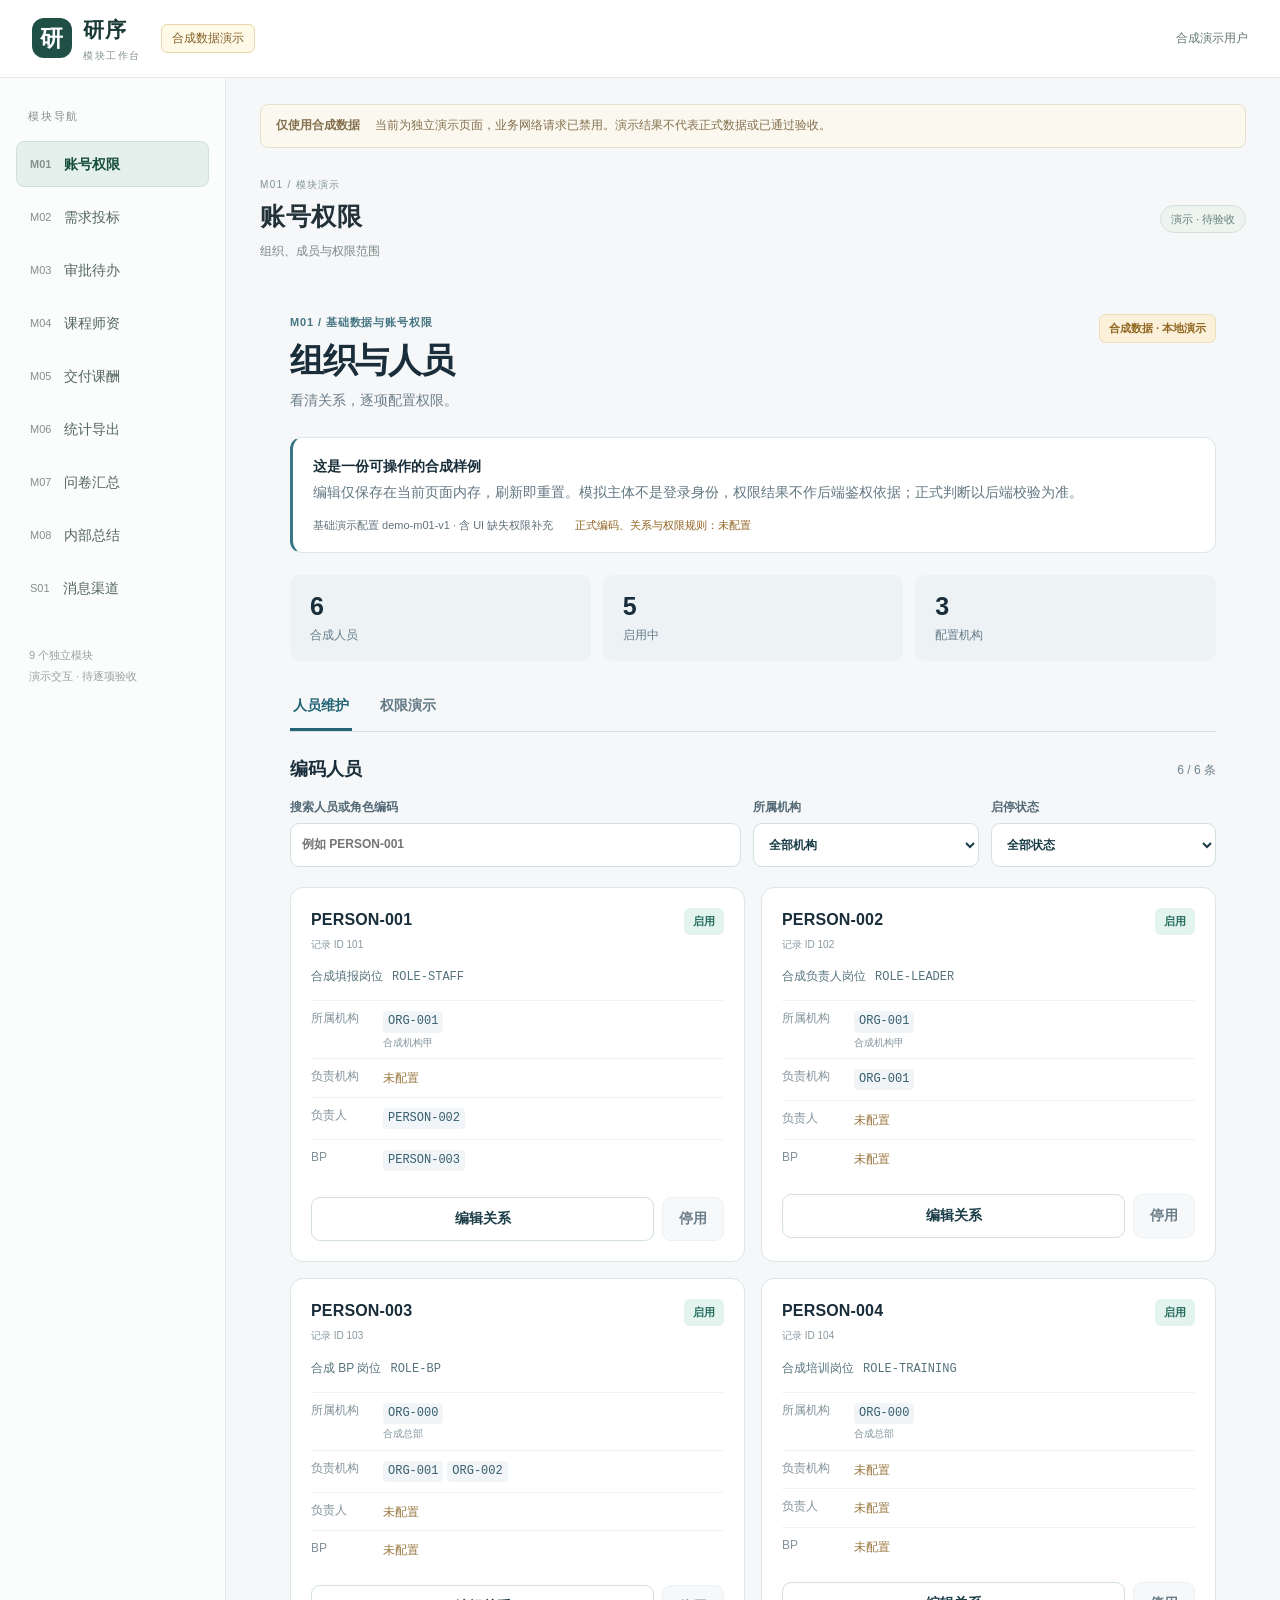
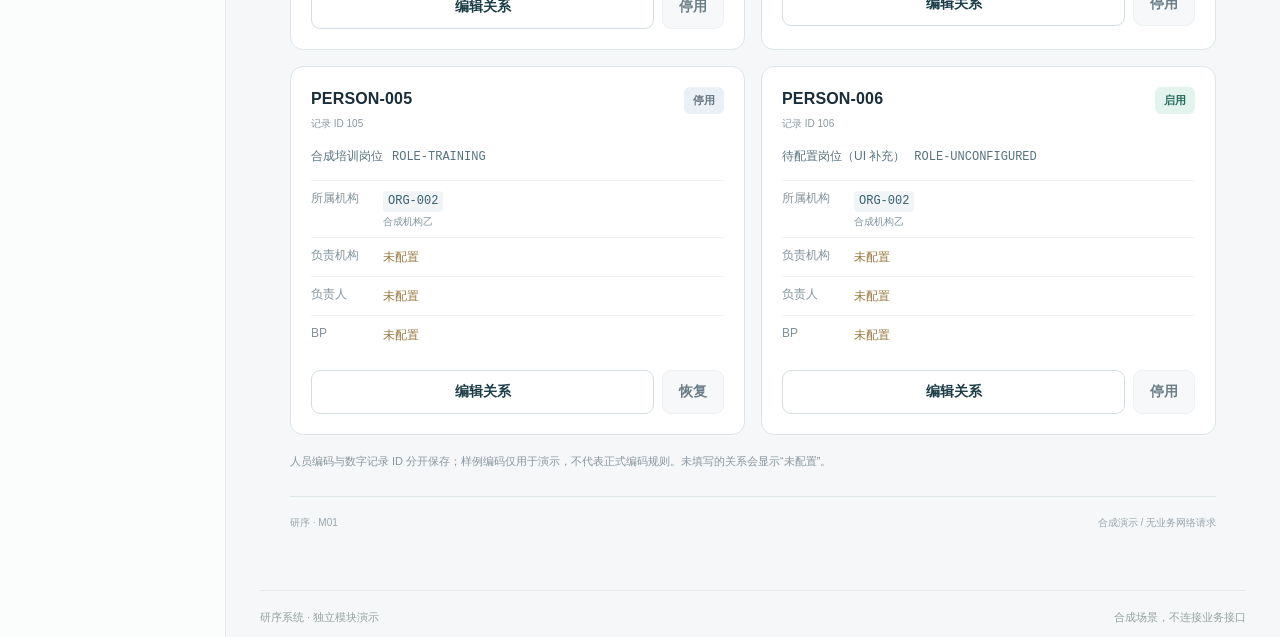
<file: web/modules/index.html>
<!doctype html>
<html lang="zh-CN">
<head>
  <meta charset="utf-8">
  <meta name="viewport" content="width=device-width, initial-scale=1">
  <meta http-equiv="Content-Security-Policy" content="default-src 'self'; script-src 'self'; style-src 'self' 'unsafe-inline'; connect-src 'none'; img-src 'self' data: blob:; font-src 'self' data:; object-src 'none'; base-uri 'none'; form-action 'none'; frame-src 'none'; worker-src 'none'; media-src 'none'">
  <meta name="referrer" content="no-referrer">
  <title>研序 · 模块演示</title>
  <link rel="stylesheet" href="./host.css">
  <script type="module" src="./host.js"></script>
</head>
<body class="yx-demo-host">
  <a id="module-skip" class="yx-host-skip" href="#module-heading">跳到模块内容</a>
  <header class="yx-host-topbar">
    <a class="yx-host-brand" href="#M01" aria-label="研序模块演示首页"><span class="yx-host-brand-mark" aria-hidden="true">研</span><span>研序<span class="yx-host-brand-subtitle">模块工作台</span></span></a>
    <span class="yx-host-demo-badge">合成数据演示</span>
    <span class="yx-host-person">合成演示用户</span>
  </header>
  <div class="yx-host-layout">
    <aside class="yx-host-sidebar">
      <div class="yx-host-nav-heading"><span>模块导航</span><button id="module-menu-toggle" type="button" aria-controls="module-nav" aria-expanded="false">展开导航</button></div>
      <nav id="module-nav" class="yx-host-nav" aria-label="业务模块"></nav>
      <p class="yx-host-sidebar-note">9 个独立模块<br>演示交互 · 待逐项验收</p>
    </aside>
    <main id="module-main" class="yx-host-main">
      <div class="yx-host-safety" role="note"><strong>仅使用合成数据</strong><span>当前为独立演示页面，业务网络请求已禁用。演示结果不代表正式数据或已通过验收。</span></div>
      <div class="yx-host-module-header"><div><p id="module-code" class="yx-host-eyebrow">模块演示</p><h1 id="module-heading" tabindex="-1">正在准备演示</h1><p id="module-description" class="yx-host-description"></p></div><span id="module-status" class="yx-host-status" role="status">准备中</span></div>
      <div id="module-outlet" class="yx-host-outlet" aria-busy="true"></div>
      <noscript><p>请启用 JavaScript 查看模块演示。</p></noscript>
      <footer class="yx-host-footer">研序系统 · 独立模块演示<span>合成场景，不连接业务接口</span></footer>
    </main>
  </div>
  <div id="module-notification" class="yx-host-toast" role="status" aria-live="polite" hidden></div>
</body>
</html>
</file>
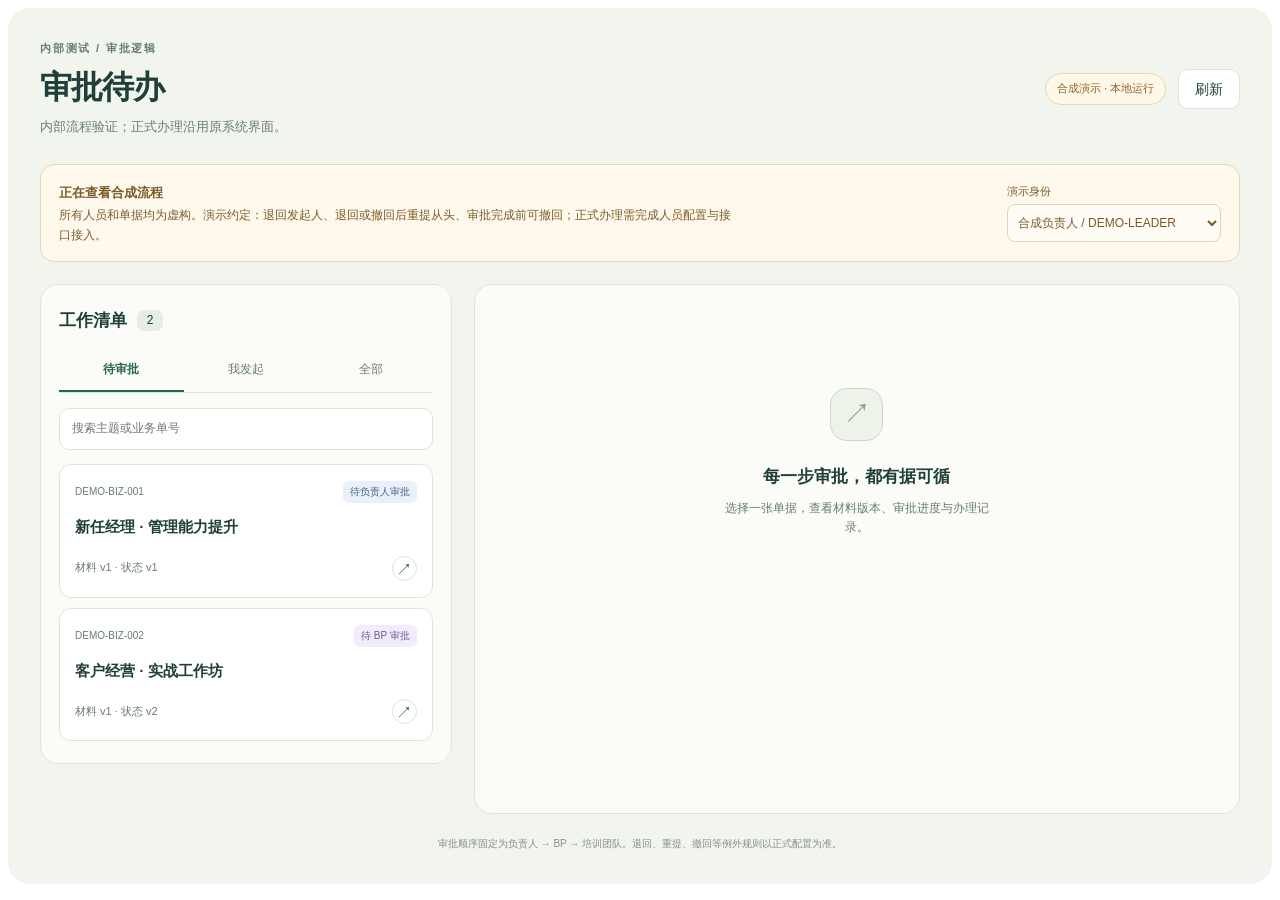
<file: web/modules/approvals/demo.html>
<!doctype html>
<html lang="zh-CN">
<head>
  <meta charset="utf-8">
  <meta name="viewport" content="width=device-width, initial-scale=1">
  <meta name="color-scheme" content="light">
  <title>研序 · 审批内部逻辑测试（非正式界面）</title>
</head>
<body>
  <main id="approvals"></main>
  <script type="module">
    import { mount } from './index.js';
    const controller = new AbortController();
    const cleanup = await mount(document.getElementById('approvals'), { mode: 'demo', signal: controller.signal });
    window.addEventListener('pagehide', cleanup, { once: true });
  </script>
</body>
</html>
</file>
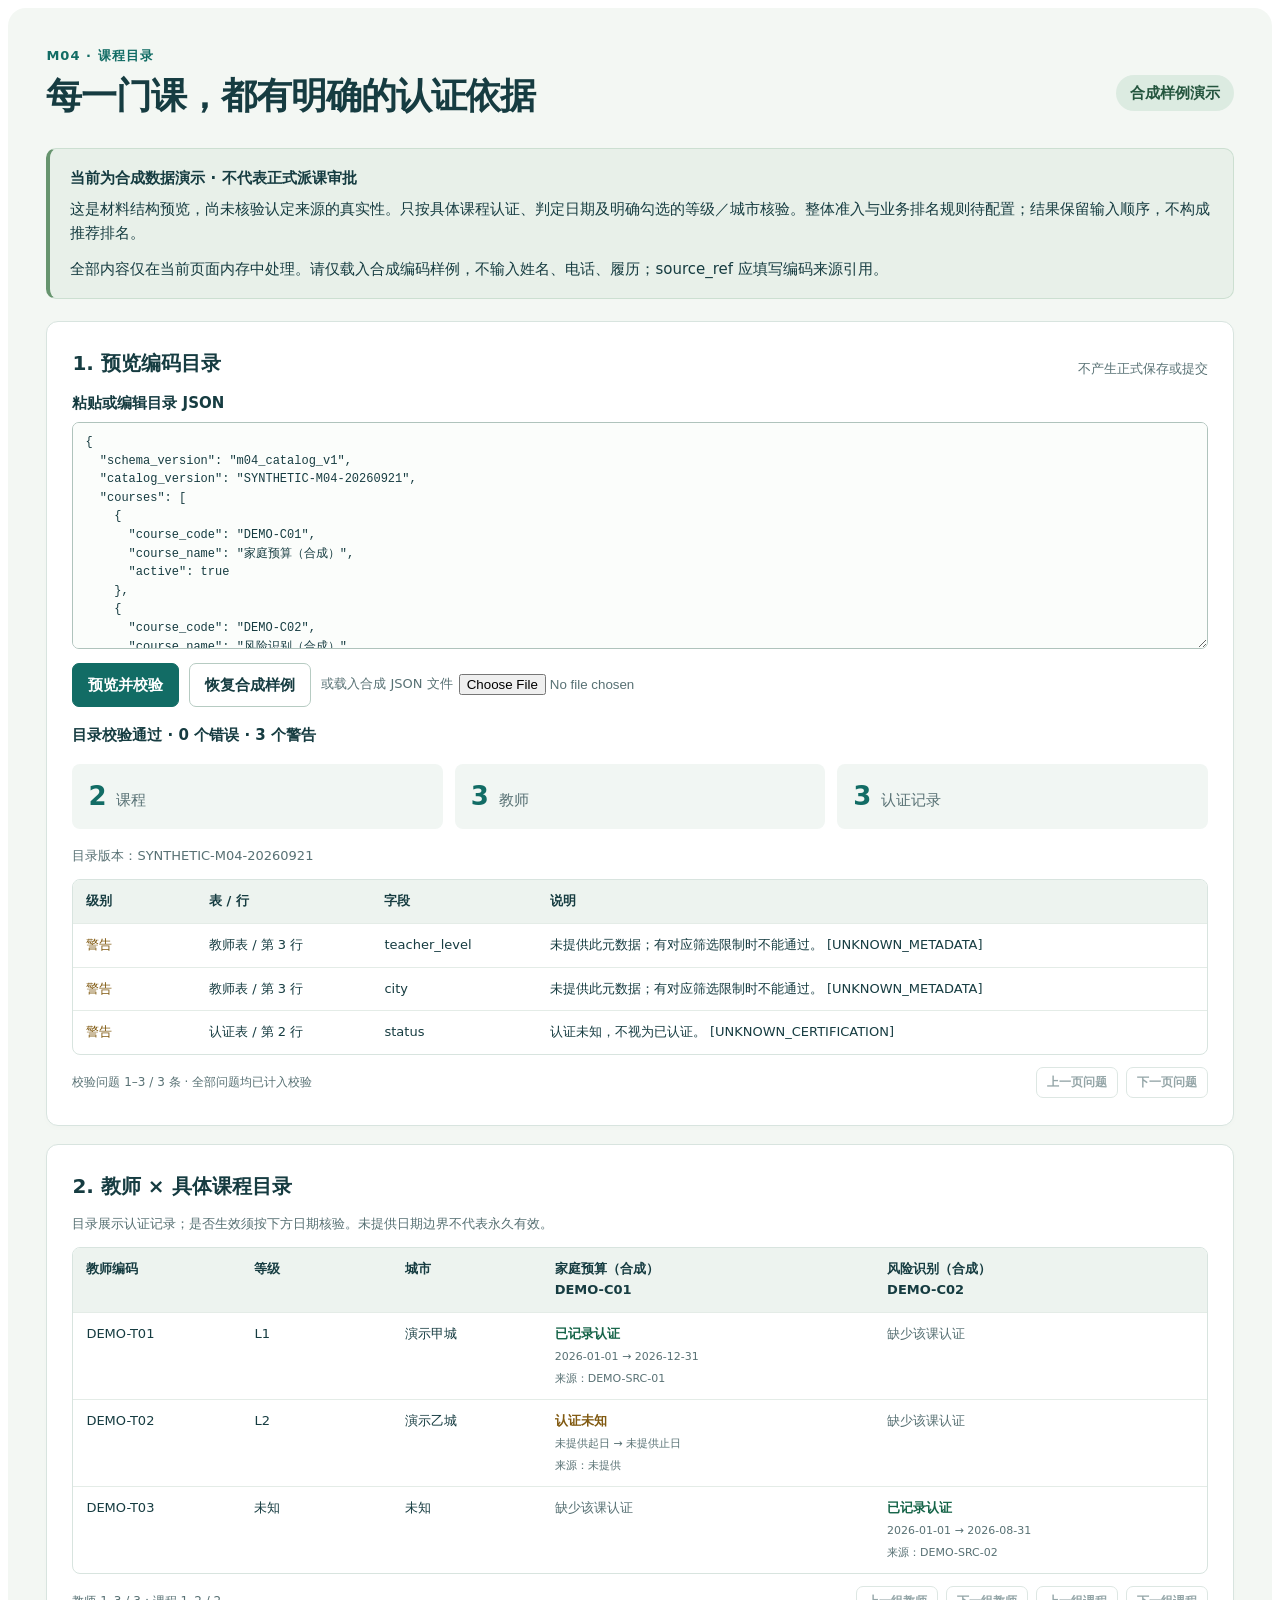
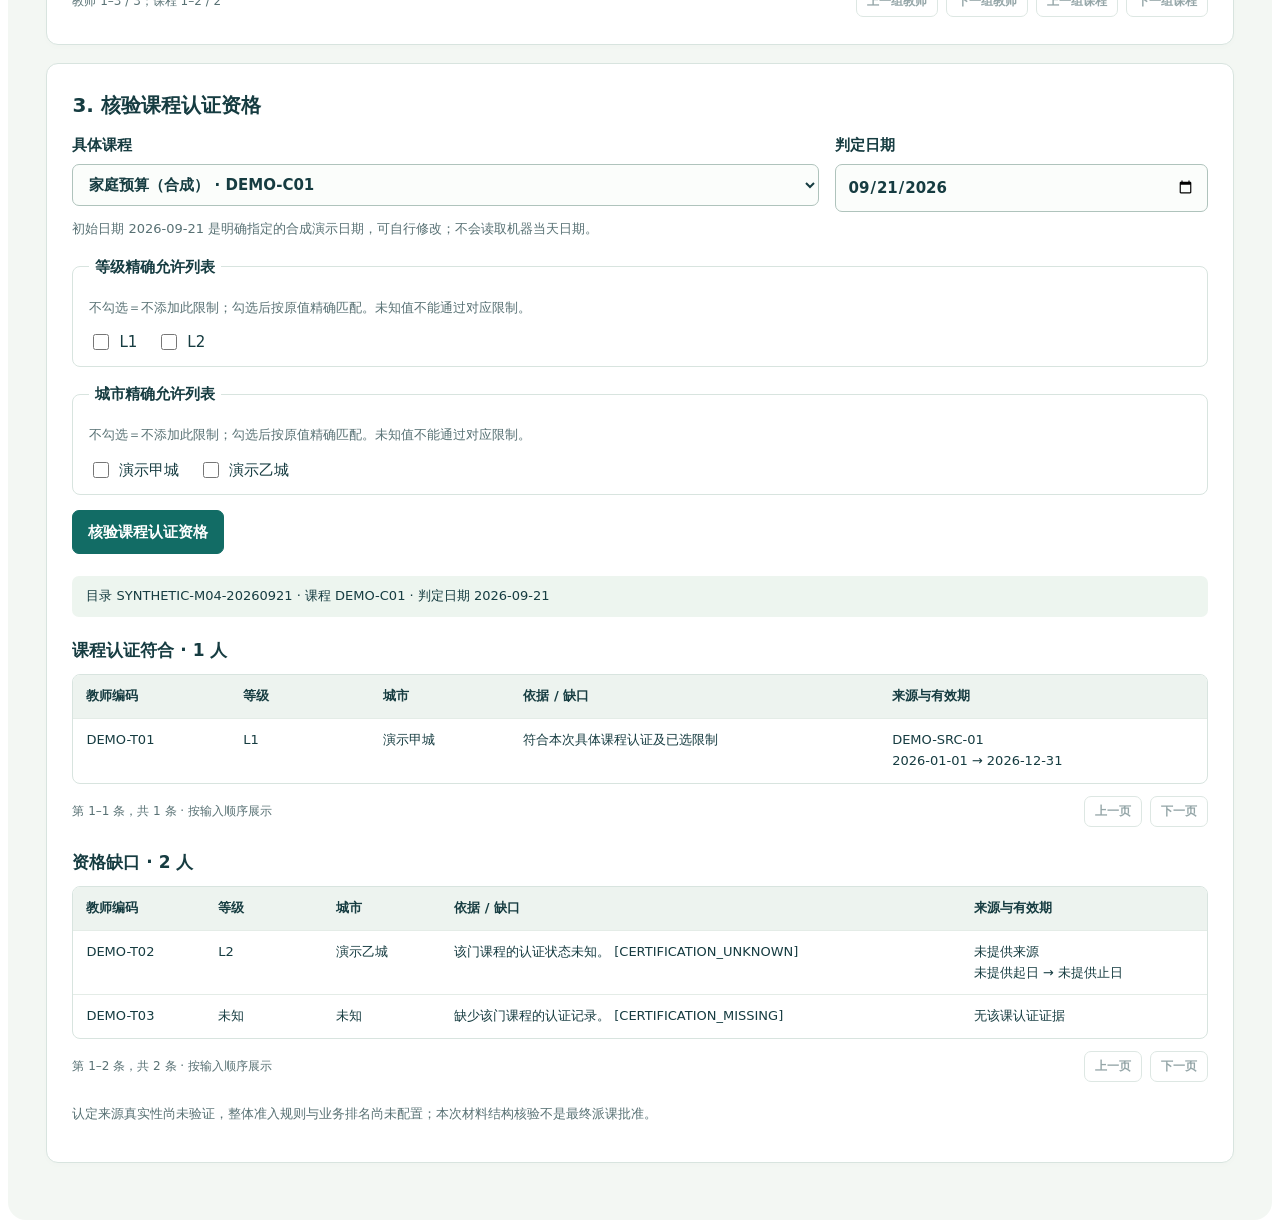
<file: web/modules/catalog/demo.html>
<!doctype html>
<html lang="zh-CN">
<head>
  <meta charset="utf-8">
  <meta name="viewport" content="width=device-width,initial-scale=1">
  <title>M04 课程目录与资格 · 合成演示</title>
</head>
<body>
  <main id="catalog-root"></main>
  <script type="module">
    import { mount } from './index.js';
    const lifecycle = new AbortController();
    const cleanup = await mount(document.getElementById('catalog-root'), {
      mode: 'demo', signal: lifecycle.signal,
      request() { throw new Error('合成演示不得调用请求接口'); }
    });
    window.addEventListener('pagehide', () => { lifecycle.abort(); cleanup?.(); }, { once: true });
  </script>
</body>
</html>
</file>
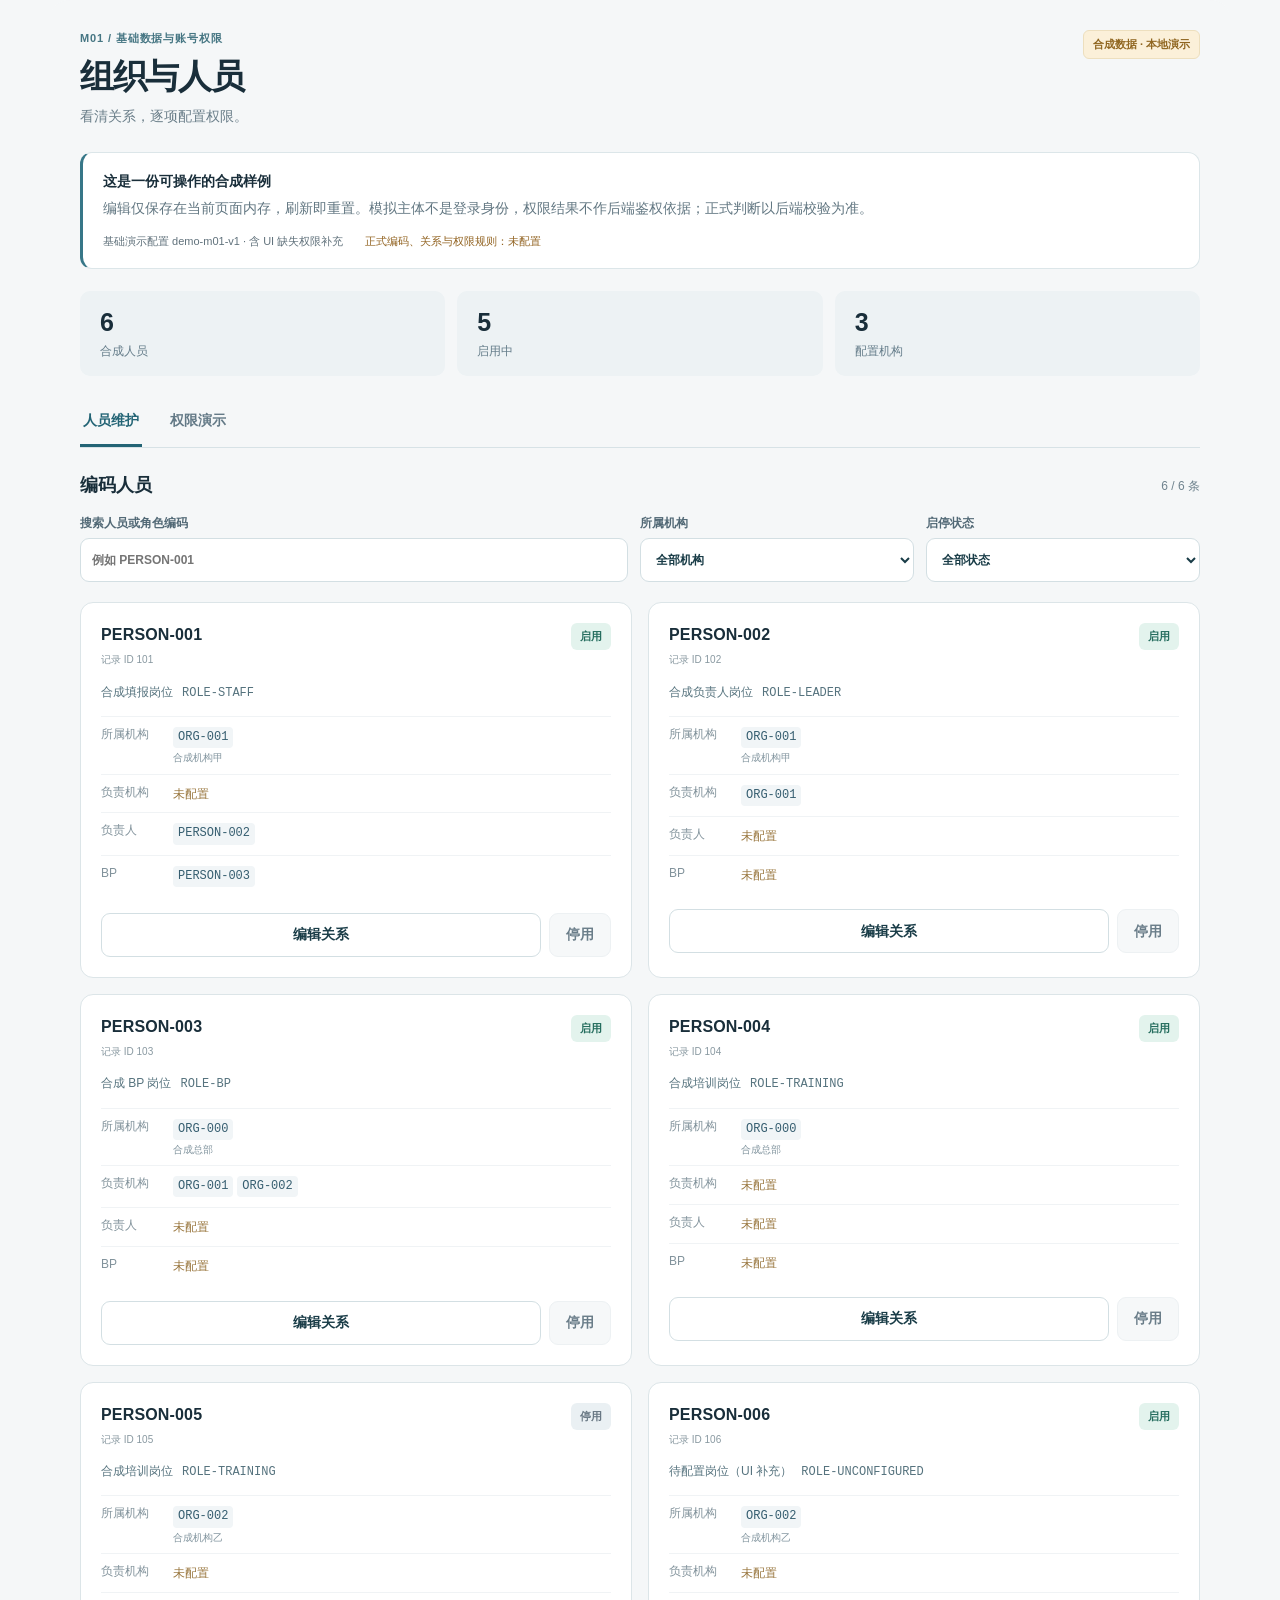
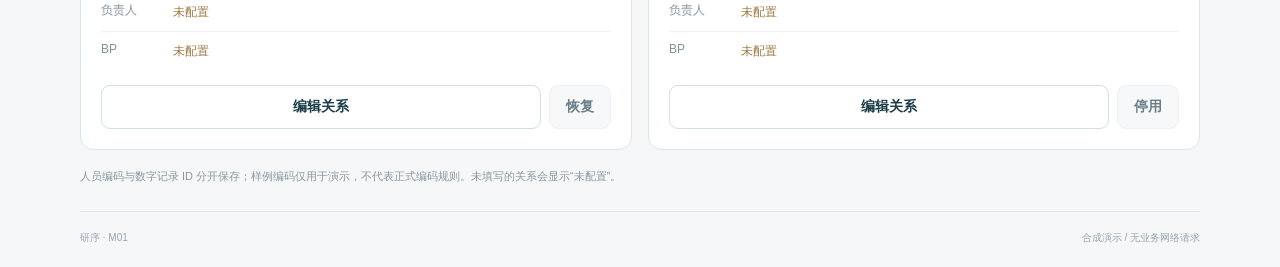
<file: web/modules/identity/demo.html>
<!doctype html>
<html lang="zh-CN">
  <head>
    <meta charset="utf-8">
    <meta name="viewport" content="width=device-width, initial-scale=1">
    <meta name="color-scheme" content="light">
    <title>M01 · 合成人员与权限演示</title>
    <link rel="stylesheet" href="./styles.css">
  </head>
  <body style="margin: 0; background: #f5f7f8;">
    <main id="identity-demo"></main>
    <script type="module">
      import { mount } from './index.js';
      const controller = new AbortController();
      const cleanup = await mount(document.getElementById('identity-demo'), {
        mode: new URLSearchParams(location.search).get('mode') === 'live' ? 'live' : 'demo',
        signal: controller.signal,
        request() { throw new Error('合成演示不允许业务网络请求。'); },
        user: null,
        notify() {},
        navigate() {},
      });
      window.addEventListener('pagehide', () => { controller.abort(); cleanup?.(); }, { once: true });
    </script>
  </body>
</html>
</file>
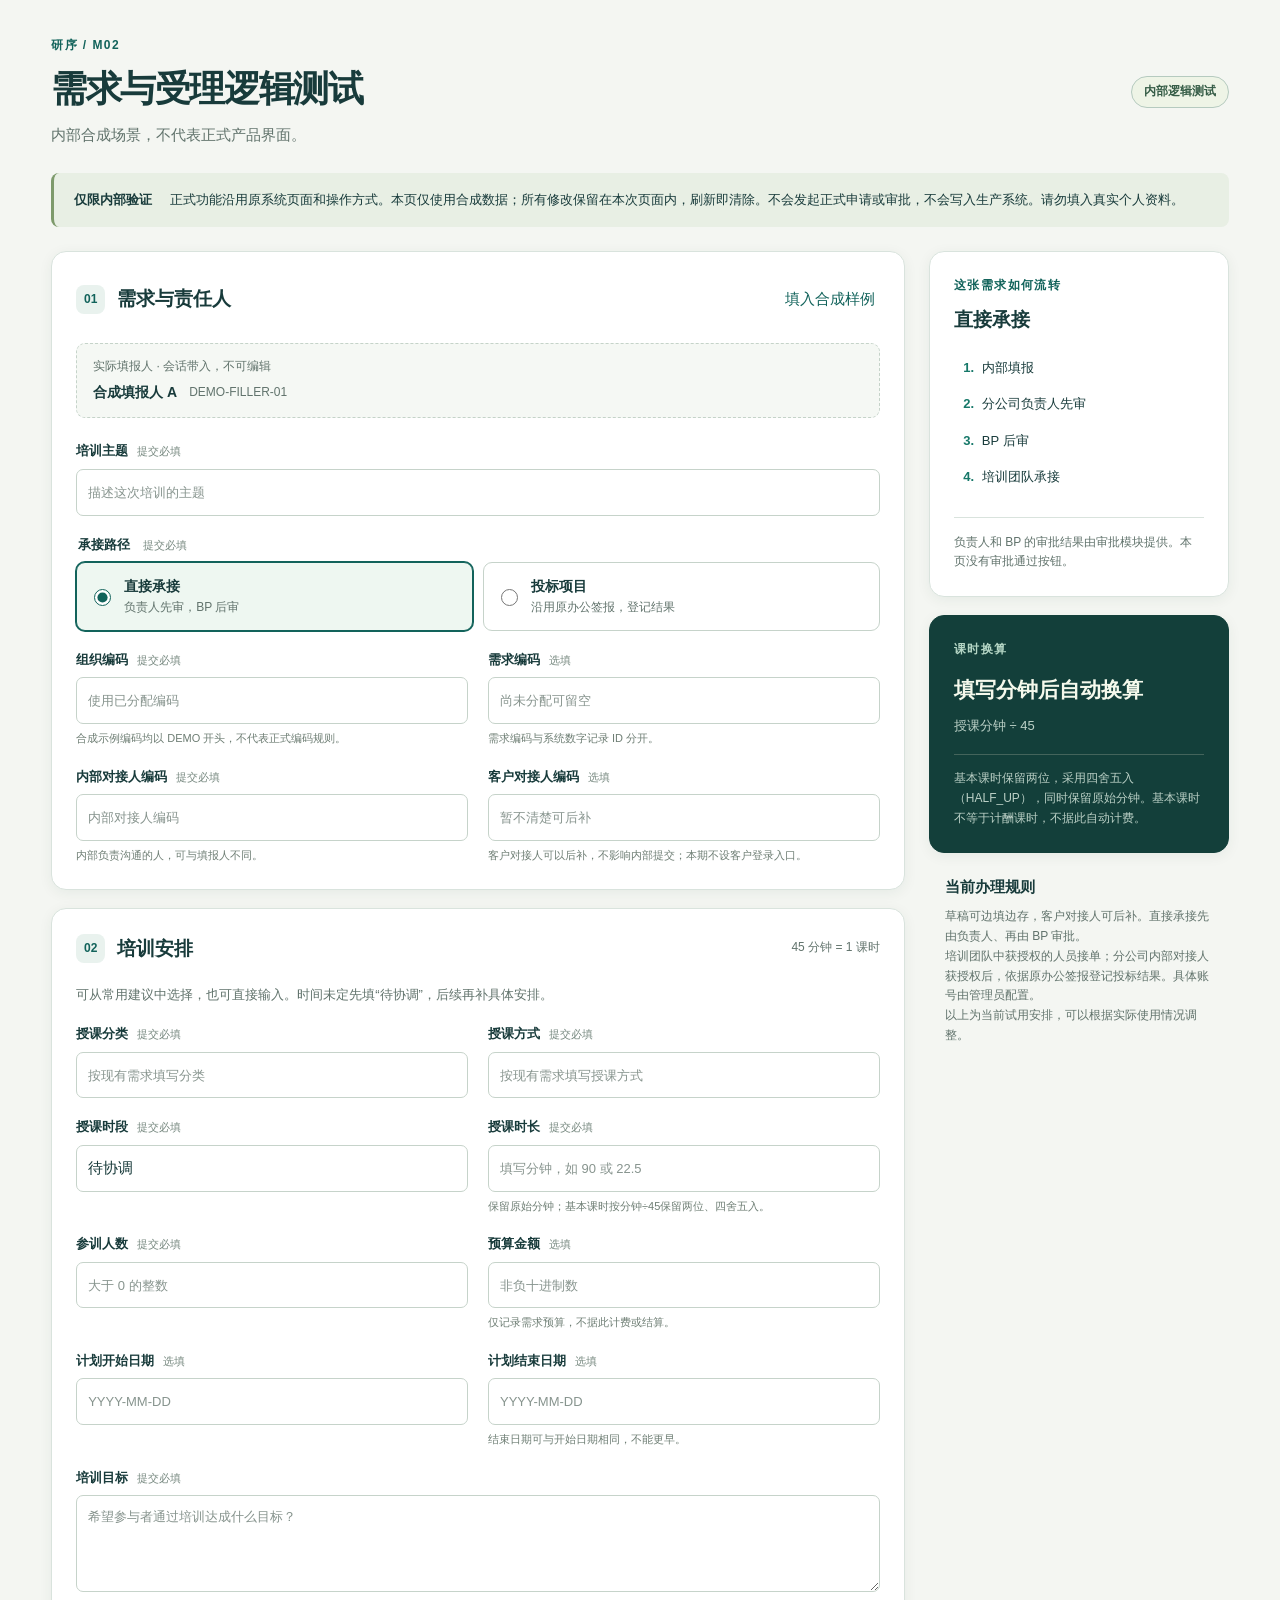
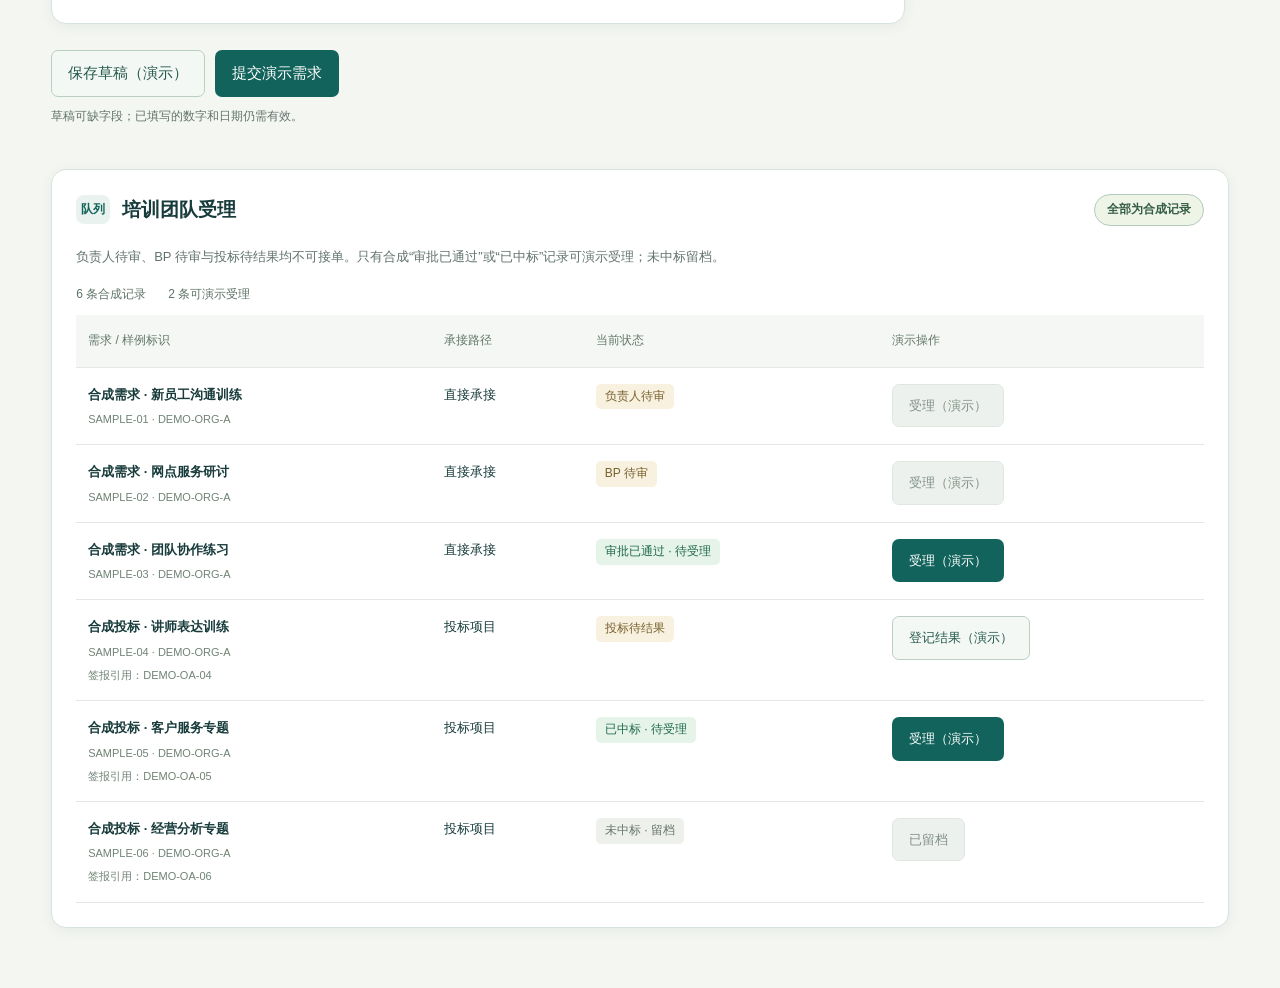
<file: web/modules/intake/demo.html>
<!doctype html>
<html lang="zh-CN">
<head>
  <meta charset="UTF-8">
  <meta name="viewport" content="width=device-width,initial-scale=1">
  <meta name="referrer" content="no-referrer">
  <title>内部逻辑测试 · 需求与受理（非正式界面）</title>
  <link rel="stylesheet" href="./intake.css">
</head>
<body style="margin:0">
  <main id="intake-root"></main>
  <script type="module">
    import { mount } from './index.js';
    const lifecycle = new AbortController();
    await mount(document.getElementById('intake-root'), {
      mode: 'demo', signal: lifecycle.signal,
      user: { user_code: 'DEMO-FILLER-01', display_name: '合成填报人 A', synthetic: true },
      request() { throw new Error('合成演示禁止业务请求'); },
      notify() {}, navigate() {},
    });
    window.addEventListener('pagehide', () => lifecycle.abort(), { once: true });
  </script>
</body>
</html>
</file>
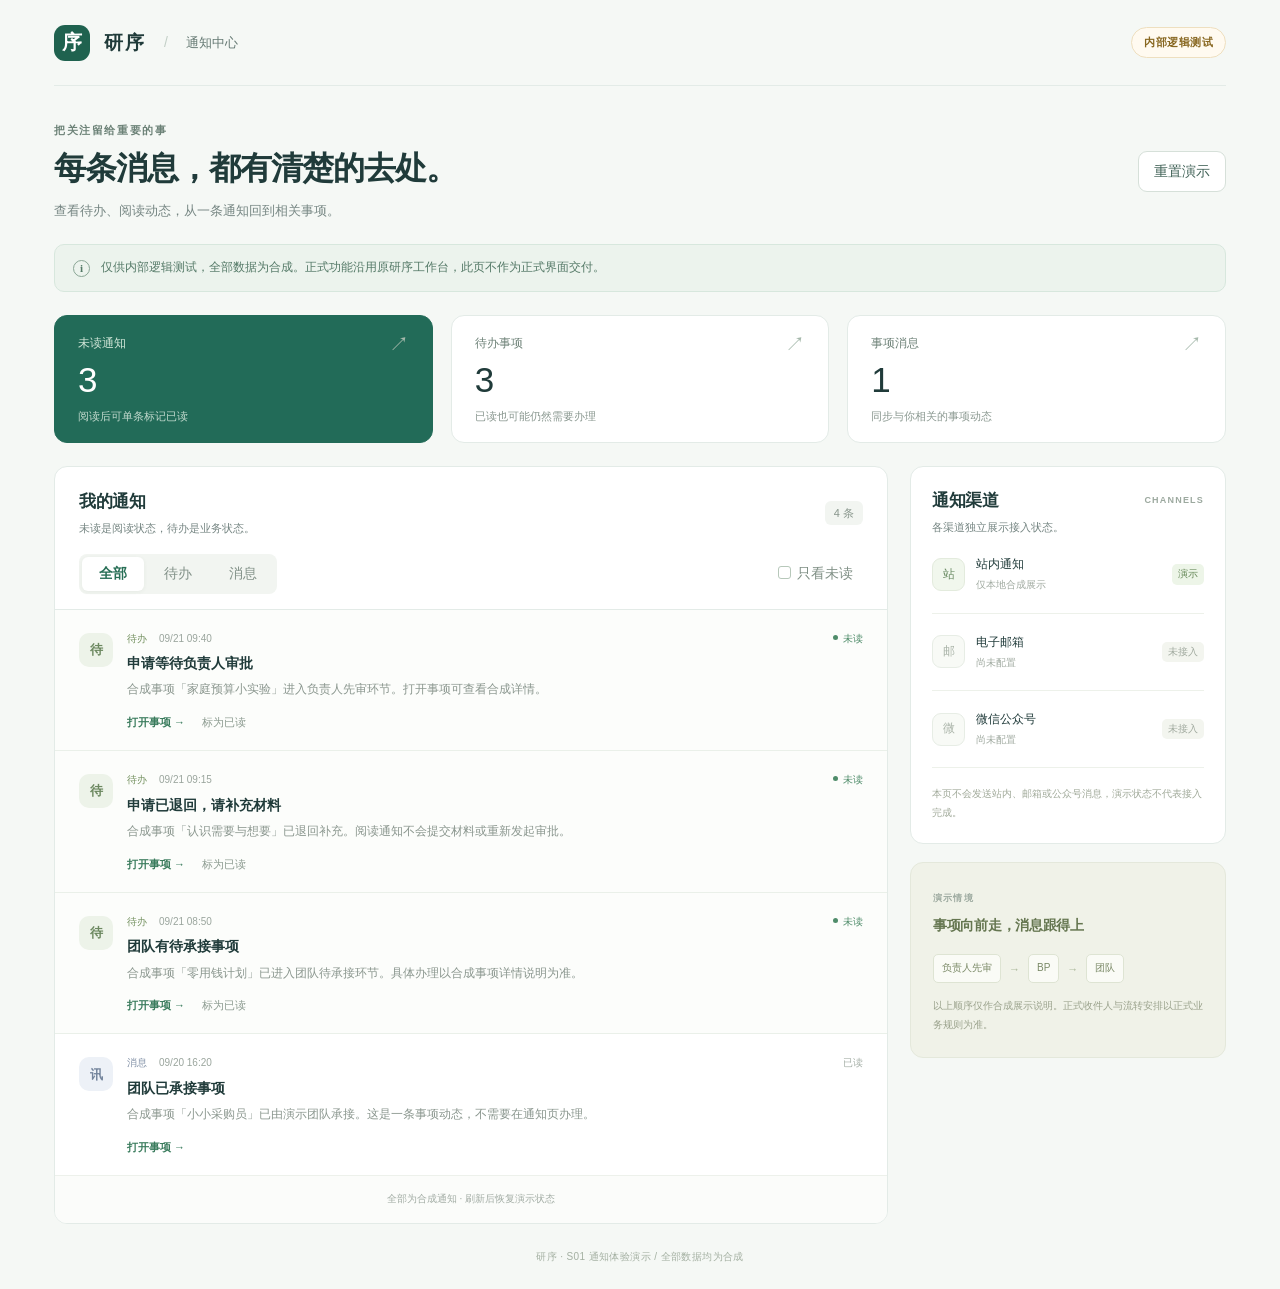
<file: web/modules/notifications/demo.html>
<!doctype html>
<html lang="zh-CN">
  <head>
    <meta charset="utf-8">
    <meta name="viewport" content="width=device-width, initial-scale=1">
    <meta name="color-scheme" content="light">
    <meta name="description" content="S01 内部通知逻辑测试，不作为正式界面交付。正式功能沿用原研序工作台；本页不外发消息。">
    <title>研序 · 内部通知逻辑测试</title>
    <link rel="icon" href="data:,">
    <link rel="stylesheet" href="./style.css">
  </head>
  <body style="margin: 0;">
    <main id="notification-demo"></main>
    <noscript>本页是本地合成通知演示，需要启用 JavaScript 才能预览交互，不会发送任何消息。</noscript>
    <script type="module">
      import { mount } from './index.js';
      const lifecycle = new AbortController();
      await mount(document.getElementById('notification-demo'), {
        mode: 'demo',
        signal: lifecycle.signal,
        user: null,
        request: () => { throw new Error('合成演示禁止请求服务端。'); },
        notify: () => {},
        navigate: () => { throw new Error('合成演示仅在本页展示合成事项。'); }
      });
      window.addEventListener('pagehide', () => lifecycle.abort(), { once: true });
    </script>
  </body>
</html>
</file>
<file: web/modules/host.css>
/* Shell selectors do not style module-owned controls. */
:root { color-scheme: light; }
body.yx-demo-host { margin: 0; background: #f5f7f9; color: #233238; font-family: -apple-system, BlinkMacSystemFont, "Segoe UI", "PingFang SC", "Microsoft YaHei", sans-serif; font-size: 14px; line-height: 1.65; }
.yx-host-topbar, .yx-host-layout, .yx-host-sidebar, .yx-host-main, .yx-host-nav a, .yx-host-safety, .yx-host-notice { box-sizing: border-box; }
.yx-host-topbar { height: 78px; display: flex; align-items: center; gap: 20px; padding: 0 32px; background: #fff; border-bottom: 1px solid #e4e9ec; }
.yx-host-brand { display: flex; gap: 11px; align-items: center; color: #193a35; text-decoration: none; font-size: 21px; font-weight: 720; letter-spacing: .05em; }
.yx-host-brand-mark { display: grid; place-items: center; height: 40px; width: 40px; background: #204f46; border-radius: 12px; color: white; font-size: 23px; }
.yx-host-brand-subtitle { display: block; font-size: 10px; font-weight: 450; color: #82928e; letter-spacing: .15em; }
.yx-host-demo-badge { border: 1px solid #e9d8a9; background: #fff9e8; color: #846026; padding: 4px 10px; border-radius: 6px; font-size: 12px; white-space: nowrap; }
.yx-host-person { margin-left: auto; color: #647771; font-size: 12px; }
.yx-host-layout { display: grid; grid-template-columns: 226px minmax(0, 1fr); min-height: calc(100vh - 78px); }
.yx-host-sidebar { background: #fbfcfc; border-right: 1px solid #e4e9ec; padding: 29px 16px; }
.yx-host-nav-heading { margin: 0 12px 16px; display: flex; align-items: center; justify-content: space-between; color: #84918e; font-size: 11px; letter-spacing: .16em; }
#module-menu-toggle { display: none; }
.yx-host-nav { display: grid; gap: 7px; }
.yx-host-nav a { display: flex; align-items: center; gap: 13px; min-height: 46px; padding: 9px 13px; color: #526662; text-decoration: none; border: 1px solid transparent; border-radius: 8px; }
.yx-host-nav a:hover { background: #eff4f2; }
.yx-host-nav a[aria-current="page"] { border-color: #d0e1db; background: #e5efeb; color: #184f3e; font-weight: 650; }
.yx-host-nav-code { font-size: 11px; font-variant-numeric: tabular-nums; color: #84918e; }
.yx-host-sidebar-note { margin: 34px 13px 0; color: #97a29e; font-size: 11px; line-height: 1.9; }
.yx-host-main { min-width: 0; padding: 26px 34px 20px; }
.yx-host-safety { display: flex; gap: 15px; padding: 11px 15px; border: 1px solid #e6dfca; background: #faf8ef; border-radius: 8px; color: #85704e; font-size: 12px; }
.yx-host-safety strong { flex-shrink: 0; font-weight: 600; }
.yx-host-module-header { display: flex; gap: 20px; align-items: center; justify-content: space-between; margin: 29px 0 23px; }
.yx-host-eyebrow { color: #81948e; font-size: 10px; letter-spacing: .13em; margin: 0 0 5px; }
#module-heading { font-size: 25px; line-height: 1.45; font-weight: 650; letter-spacing: .025em; margin: 0; }
#module-heading:focus { outline: none; }
.yx-host-description { font-size: 12px; color: #7b8985; margin: 7px 0 0; }
.yx-host-status { flex-shrink: 0; color: #637f76; border: 1px solid #d6e1dc; background: #edf4f0; border-radius: 20px; padding: 4px 10px; font-size: 11px; }
.yx-host-status[data-state="error"], .yx-host-status[data-state="pending"] { background: #faf4e9; border-color: #e7dcc8; color: #947548; }
.yx-host-outlet { min-width: 0; min-height: 440px; }
.yx-host-module-root { min-width: 0; }
.yx-host-notice { display: grid; justify-items: center; align-content: center; min-height: 340px; padding: 36px; border: 1px solid #e0e7e3; border-radius: 13px; background: #fff; text-align: center; }
.yx-host-notice h2 { font-size: 20px; color: #49615a; margin: 0 0 12px; font-weight: 600; }
.yx-host-notice p { max-width: 480px; color: #81908a; font-size: 13px; margin: 0; }
.yx-host-footer { display: flex; justify-content: space-between; gap: 10px; border-top: 1px solid #e3e9e6; padding-top: 17px; margin-top: 30px; font-size: 11px; color: #97a39f; }
.yx-host-toast { position: fixed; bottom: 24px; right: 24px; z-index: 100; max-width: min(440px, calc(100vw - 48px)); box-sizing: border-box; padding: 13px 19px; background: #244b40; border: 1px solid #396151; border-radius: 9px; box-shadow: 0 5px 25px #193c3326; color: white; overflow-wrap: anywhere; }
.yx-host-skip { position: fixed; top: -100px; left: 12px; z-index: 1000; color: #fff; background: #244b40; padding: 9px 15px; }
.yx-host-skip:focus { top: 8px; }
.yx-host-nav a:focus-visible, #module-menu-toggle:focus-visible, .yx-host-brand:focus-visible { outline: 2px solid #316e5c; outline-offset: 3px; }
@media (min-width: 1500px) { .yx-host-main { padding-left: 48px; padding-right: 48px; } }
@media (max-width: 800px) {
  .yx-host-topbar { height: 68px; padding: 0 18px; gap: 13px; }
  .yx-host-person { display: none; }
  .yx-host-demo-badge { margin-left: auto; font-size: 10px; }
  .yx-host-layout { display: block; }
  .yx-host-sidebar { padding: 12px 18px; border-right: 0; border-bottom: 1px solid #e4e9ec; }
  .yx-host-nav-heading { margin: 0; font-size: 12px; letter-spacing: .05em; }
  #module-menu-toggle { display: inline-block; border: 1px solid #d2ded8; border-radius: 6px; padding: 6px 12px; background: white; color: #48685b; font: inherit; letter-spacing: 0; }
  .yx-host-nav { display: none; }
  .yx-host-nav[data-open="true"] { display: grid; grid-template-columns: repeat(2, minmax(0, 1fr)); margin-top: 12px; }
  .yx-host-nav a { padding: 9px; gap: 8px; }
  .yx-host-sidebar-note { display: none; }
  .yx-host-main { padding: 19px 16px; }
  .yx-host-safety { display: block; font-size: 11px; }
  .yx-host-safety strong { display: block; margin-bottom: 3px; }
  .yx-host-module-header { gap: 8px; margin-top: 23px; }
  #module-heading { font-size: 23px; }
  .yx-host-status { font-size: 10px; padding: 4px 8px; }
  .yx-host-description { font-size: 11px; }
  .yx-host-notice { padding: 25px; min-height: 300px; }
  .yx-host-footer { display: block; line-height: 1.9; }
  .yx-host-footer span { display: block; }
}
</file>
<file: web/modules/identity/styles.css>
.yx-identity { color: #192e3a; background: #f5f7f8; font: 14px/1.55 -apple-system, BlinkMacSystemFont, "Segoe UI", "PingFang SC", "Microsoft YaHei", sans-serif; max-width: 1120px; margin: 0 auto; padding: 30px; border-radius: 20px; overflow-wrap: anywhere; }
.yx-identity *, .yx-identity *::before, .yx-identity *::after { box-sizing: border-box; }
.yx-identity [hidden] { display: none !important; }
.yx-identity h1, .yx-identity h2, .yx-identity h3, .yx-identity p { margin: 0; }
.yx-identity h1 { font-size: clamp(25px, 4vw, 34px); letter-spacing: -.04em; font-weight: 750; line-height: 1.25; margin: 8px 0; }
.yx-identity h2 { font-size: 18px; font-weight: 700; }
.yx-identity h3 { font-size: 16px; }
.yx-identity button, .yx-identity input, .yx-identity select { font: inherit; }
.yx-identity button, .yx-identity input, .yx-identity select { min-height: 44px; border: 1px solid #d3dfe3; border-radius: 9px; background: #fff; color: #193c47; }
.yx-identity button { cursor: pointer; padding: 9px 16px; font-weight: 600; }
.yx-identity button:hover { background: #edf5f6; border-color: #93b8bf; }
.yx-identity button:focus-visible, .yx-identity input:focus-visible, .yx-identity select:focus-visible, .yx-identity [tabindex]:focus-visible { outline: 3px solid #96c6cb; outline-offset: 3px; }
.yx-identity input:not([type="checkbox"]), .yx-identity select { display: block; width: 100%; min-width: 0; padding: 9px 11px; margin-top: 6px; }
.yx-identity label { display: block; min-width: 0; font-size: 12px; font-weight: 600; color: #526976; }
.yx-identity code, .yx-identity__code { font: 12px/1.6 ui-monospace, "SFMono-Regular", Consolas, monospace; }
.yx-identity__header { display: flex; align-items: flex-start; justify-content: space-between; gap: 18px; margin-bottom: 25px; }
.yx-identity__eyebrow { font-size: 11px; font-weight: 700; letter-spacing: .08em; color: #467683; }
.yx-identity__subtitle { color: #6a7e89; }
.yx-identity__badge { display: inline-flex; align-items: center; gap: 6px; align-self: flex-start; max-width: 100%; padding: 5px 9px; border-radius: 6px; background: #e8eef1; color: #566e7a; font-size: 11px; font-weight: 700; }
.yx-identity__badge--demo { color: #906620; background: #fbf0d9; border: 1px solid #eddfbe; }
.yx-identity__badge--active { color: #256d5e; background: #e3f3ed; }
.yx-identity__badge--muted { color: #687783; background: #eaf0f3; }
.yx-identity__notice { background: #fff; border: 1px solid #dce6e9; border-left: 3px solid #377788; border-radius: 12px; padding: 18px 20px; }
.yx-identity__notice strong { font-size: 14px; }
.yx-identity__notice p { color: #617681; margin-top: 5px; }
.yx-identity__ruleline { display: flex; flex-wrap: wrap; gap: 5px 22px; margin-top: 13px; font-size: 11px; color: #60717b; }
.yx-identity__ruleline span { color: #926321; }
.yx-identity__summary { display: grid; grid-template-columns: repeat(3, 1fr); margin: 22px 0; gap: 12px; }
.yx-identity__summary div { padding: 16px 20px; background: #edf2f4; border-radius: 10px; }
.yx-identity__summary strong { display: block; font-size: 25px; line-height: 1.2; font-weight: 700; }
.yx-identity__summary span { display: block; color: #647c89; margin-top: 5px; font-size: 12px; }
.yx-identity__tabs { display: flex; border-bottom: 1px solid #d7e2e6; gap: 25px; margin-bottom: 24px; }
.yx-identity__tabs button { background: transparent; border: 0; border-radius: 0; padding: 12px 3px; color: #637986; border-bottom: 3px solid transparent; }
.yx-identity__tabs button[aria-pressed="true"] { color: #236475; border-bottom-color: #236475; }
.yx-identity__section-title { display: flex; flex-wrap: wrap; align-items: center; justify-content: space-between; gap: 8px; margin-bottom: 14px; }
.yx-identity__section-title > span { color: #6f838e; font-size: 12px; }
.yx-identity__filters { display: grid; grid-template-columns: minmax(0, 2fr) repeat(2, minmax(0, 1fr)); gap: 12px; margin-bottom: 20px; }
.yx-identity__cards { display: grid; grid-template-columns: repeat(2, minmax(0, 1fr)); gap: 16px; }
.yx-identity__person { background: #fff; border: 1px solid #dce5e8; border-radius: 13px; padding: 20px; min-width: 0; }
.yx-identity__person > header { display: flex; align-items: flex-start; justify-content: space-between; gap: 12px; }
.yx-identity__person h3 { letter-spacing: .01em; }
.yx-identity__record { color: #8999a1; font-size: 10px; }
.yx-identity__person-role { display: flex; flex-wrap: wrap; align-items: baseline; gap: 5px 9px; color: #56737e; font-size: 12px; margin: 13px 0; }
.yx-identity dl { padding: 0; margin: 0; }
.yx-identity__person dl > div { display: grid; grid-template-columns: 62px minmax(0, 1fr); gap: 10px; padding: 8px 0; border-top: 1px solid #f0f3f5; }
.yx-identity dt { color: #81929b; font-size: 12px; }
.yx-identity dd { margin: 0; min-width: 0; }
.yx-identity dd small { display: block; color: #81949e; font-size: 10px; }
.yx-identity__code { display: inline-block; color: #365e70; padding: 1px 5px; background: #f1f5f7; border-radius: 4px; margin-bottom: 2px; }
.yx-identity__unset { color: #98753c; font-size: 12px; }
.yx-identity__person > footer { display: flex; gap: 8px; margin-top: 16px; }
.yx-identity__person > footer button:first-child { flex: 1; }
.yx-identity .yx-identity__button-subtle { color: #6a7d89; background: #f6f8f9; border-color: #edf1f3; }
.yx-identity .yx-identity__button-primary { color: #fff; background: #27697b; border-color: #27697b; }
.yx-identity .yx-identity__button-primary:hover { background: #1b5666; }
.yx-identity__footnote { color: #87979f; font-size: 11px; margin-top: 18px !important; }
.yx-identity__footer { display: flex; flex-wrap: wrap; justify-content: space-between; gap: 8px; color: #98a5ad; font-size: 10px; border-top: 1px solid #e1e8ec; padding-top: 18px; margin-top: 26px; }
.yx-identity__empty { grid-column: 1 / -1; text-align: center; padding: 38px 20px; background: #fff; border-radius: 12px; }
.yx-identity__empty p { color: #80919b; margin: 8px 0 16px; }
.yx-identity__editor { border: 1px solid #b4ced5; background: #f9fcfc; padding: 20px; margin-bottom: 20px; border-radius: 12px; box-shadow: 0 4px 16px #254f6107; }
.yx-identity__editor-id { display: flex; flex-wrap: wrap; align-items: baseline; gap: 6px 12px; margin-bottom: 18px !important; }
.yx-identity__editor-id span { font-size: 11px; color: #7e939f; }
.yx-identity__form-grid { display: grid; grid-template-columns: repeat(2, minmax(0, 1fr)); gap: 15px; }
.yx-identity__form-grid fieldset { margin: 0; padding: 0; border: 0; min-width: 0; grid-column: 1 / -1; }
.yx-identity__form-grid legend { padding: 0; color: #526976; font-size: 12px; font-weight: 600; }
.yx-identity__form-grid legend span { font-size: 10px; font-weight: 400; color: #84959e; }
.yx-identity__checkboxes { display: flex; flex-wrap: wrap; gap: 4px 17px; margin-top: 6px; }
.yx-identity__checkboxes label { display: inline-flex; align-items: center; gap: 6px; min-height: 44px; }
.yx-identity__checkboxes input { width: 17px; height: 17px; min-height: 0; margin: 0; accent-color: #2a7385; }
.yx-identity__editor-actions { display: flex; gap: 10px; margin-top: 18px; }
.yx-identity__editor .yx-identity__muted { margin-top: 16px; font-size: 11px; }
.yx-identity__errors { background: #fff1ee; color: #a2483c; padding: 13px 15px; border-radius: 8px; margin-top: 16px; font-size: 12px; }
.yx-identity__errors ul { padding-left: 17px; margin: 6px 0 0; }
.yx-identity__message { background: #e7f3ec; color: #32725c; padding: 12px 15px; border-radius: 8px; margin-bottom: 18px; font-size: 12px; }
.yx-identity__muted { color: #768b97; font-size: 12px; }
.yx-identity__sim-controls { display: grid; grid-template-columns: repeat(3, minmax(0, 1fr)); gap: 12px; margin: 18px 0; }
.yx-identity__decision { border-radius: 12px; padding: 21px; margin-bottom: 30px; border: 1px solid #d3e1e6; background: #eaf2f4; }
.yx-identity__decision h3 { margin: 8px 0; font-size: 20px; }
.yx-identity__decision p { font-size: 12px; }
.yx-identity__decision > div { margin-top: 16px; font: 11px/1.8 ui-monospace, Consolas, monospace; }
.yx-identity__decision > div span { color: #92a2ac; }
.yx-identity__decision small { display: block; margin-top: 8px; color: #788d95; font-size: 10px; }
.yx-identity__decision--allow { background: #e9f4ee; border-color: #c4dfd1; color: #305e4f; }
.yx-identity__decision--deny { background: #fcf4e7; border-color: #ead9ba; color: #85652d; }
.yx-identity__roles { display: grid; grid-template-columns: repeat(2, minmax(0, 1fr)); gap: 16px; }
.yx-identity__role { min-width: 0; background: #fff; border-radius: 12px; border: 1px solid #dce5e8; padding: 20px; }
.yx-identity__role > div { display: flex; flex-wrap: wrap; justify-content: space-between; gap: 6px; padding-bottom: 16px; }
.yx-identity__role h3 { font-size: 14px; }
.yx-identity__role > div code { color: #7c929e; }
.yx-identity__role dl > div { display: grid; grid-template-columns: 62px minmax(0, 1fr); gap: 10px; border-top: 1px solid #edf2f4; padding: 11px 0; }
.yx-identity__role dt { color: #4c6e7e; }
.yx-identity__role dt small { display: block; font-size: 10px; color: #91a0a9; }
.yx-identity__rules { margin-top: 20px; padding: 18px 20px; border: 1px dashed #c5d5dc; border-radius: 10px; color: #6d8490; font-size: 12px; }
.yx-identity__rules p { margin-top: 8px; }
.yx-identity__unconnected { text-align: center; background: #fff; border: 1px solid #dde6eb; border-radius: 14px; padding: 44px 24px; }
.yx-identity__unconnected p { color: #7e909b; max-width: 470px; margin: 12px auto 24px; }
.yx-identity__unconnected dl { max-width: 380px; margin: auto; text-align: left; }
.yx-identity__unconnected dl > div { display: flex; flex-wrap: wrap; justify-content: space-between; gap: 8px; padding: 12px 0; border-top: 1px solid #edf2f4; }
.yx-identity__empty-mark { font-size: 42px; line-height: 1; color: #a1b8c5; margin-bottom: 16px; }
@media (max-width: 680px) {
  .yx-identity { padding: 20px 16px; border-radius: 0; }
  .yx-identity__header { flex-direction: column; gap: 12px; margin-bottom: 20px; }
  .yx-identity__notice { padding: 15px; }
  .yx-identity__notice p { font-size: 12px; }
  .yx-identity__summary { gap: 8px; margin: 18px 0; }
  .yx-identity__summary div { padding: 14px 12px; }
  .yx-identity__summary strong { font-size: 23px; }
  .yx-identity__summary span { font-size: 11px; }
  .yx-identity__filters { grid-template-columns: repeat(2, minmax(0, 1fr)); }
  .yx-identity__search { grid-column: 1 / -1; }
  .yx-identity__cards, .yx-identity__roles, .yx-identity__form-grid, .yx-identity__sim-controls { grid-template-columns: minmax(0, 1fr); }
  .yx-identity__person, .yx-identity__role { padding: 17px; }
  .yx-identity__editor { padding: 15px; }
  .yx-identity__editor-actions { flex-wrap: wrap; }
  .yx-identity__editor-actions button { flex: 1; }
  .yx-identity__decision { padding: 17px; }
  .yx-identity input:not([type="checkbox"]), .yx-identity select { font-size: 16px; }
}
</file>
<file: web/modules/intake/intake.css>
.yx-intake { --yx-ink: #183b3b; --yx-green: #12635b; --yx-mint: #e9f2ee; --yx-line: #d9e3dd; --yx-muted: #61736c; color: var(--yx-ink); background: #f4f6f2; font: 15px/1.65 -apple-system, BlinkMacSystemFont, "PingFang SC", "Microsoft YaHei", sans-serif; padding: 36px clamp(16px, 4vw, 60px) 60px; box-sizing: border-box; min-height: 100%; }
.yx-intake *, .yx-intake *::before, .yx-intake *::after { box-sizing: border-box; }
.yx-intake [hidden] { display: none !important; }
.yx-intake h1, .yx-intake h2, .yx-intake h3, .yx-intake p { margin: 0; }
.yx-intake h1 { font-size: clamp(26px, 3vw, 36px); letter-spacing: -.04em; font-weight: 680; line-height: 1.3; margin: 10px 0; }
.yx-intake h2 { font-size: 19px; font-weight: 650; }
.yx-intake h3 { font-size: 15px; margin-bottom: 7px; }
.yx-intake button, .yx-intake input, .yx-intake textarea, .yx-intake select { font: inherit; }
.yx-intake-header, .yx-intake-layout, .yx-intake-notice, .yx-intake-queue, .yx-intake-status { max-width: 1400px; margin-left: auto; margin-right: auto; }
.yx-intake-header { display: flex; align-items: center; justify-content: space-between; gap: 24px; margin-bottom: 26px; }
.yx-intake-header p { color: var(--yx-muted); }
.yx-intake-eyebrow { display: block; font-size: 12px; letter-spacing: .12em; color: var(--yx-green); font-weight: 700; }
.yx-intake-demo-tag { display: inline-block; padding: 5px 12px; border: 1px solid #b5cabf; border-radius: 999px; font-size: 12px; font-weight: 650; white-space: nowrap; color: #365d47; background: #eef4e6; }
.yx-intake-notice { display: flex; gap: 18px; padding: 16px 20px; background: #e8efe4; border-left: 3px solid #7d9a6b; border-radius: 8px; margin-bottom: 24px; font-size: 13px; }
.yx-intake-notice strong { white-space: nowrap; }
.yx-intake-status { background: #dcefe8; border: 1px solid #9fc9b7; color: #164e3e; padding: 12px 16px; border-radius: 8px; margin-bottom: 18px; }
.yx-intake-status-error { background: #fff1e9; border-color: #dfb699; color: #8b3b1d; }
.yx-intake-layout { display: grid; grid-template-columns: minmax(0, 1fr) 300px; gap: 24px; align-items: start; }
.yx-intake-card { background: #fff; border: 1px solid var(--yx-line); border-radius: 15px; padding: 24px; box-shadow: 0 3px 14px #163e2910; }
.yx-intake-form { min-width: 0; display: grid; gap: 18px; }
.yx-intake-section-heading { display: flex; align-items: center; justify-content: space-between; gap: 12px; margin-bottom: 20px; }
.yx-intake-section-heading > div { display: flex; align-items: center; gap: 12px; }
.yx-intake-step { font-size: 12px; line-height: 29px; min-width: 29px; padding: 0 5px; text-align: center; font-weight: 700; border-radius: 8px; color: var(--yx-green); background: var(--yx-mint); }
.yx-intake-session { background: #f5f8f4; border: 1px dashed #c5d3c9; padding: 13px 16px; border-radius: 9px; display: flex; flex-wrap: wrap; gap: 5px 12px; align-items: center; margin-bottom: 22px; }
.yx-intake-session > span { width: 100%; font-size: 12px; color: var(--yx-muted); }
.yx-intake-session strong { font-size: 14px; }
.yx-intake-session small { color: var(--yx-muted); font-size: 12px; }
.yx-intake-fields { display: grid; grid-template-columns: 1fr 1fr; gap: 18px 20px; }
.yx-intake-wide { grid-column: 1 / -1; }
.yx-intake-field { min-width: 0; }
.yx-intake-field > label, .yx-intake-path-choice legend { display: block; font-size: 13px; font-weight: 650; margin-bottom: 7px; }
.yx-intake-field > label span, .yx-intake-path-choice legend > span { color: #75877e; font-size: 11px; font-weight: 400; margin-left: 9px; }
.yx-intake-field input, .yx-intake-field textarea, .yx-intake-bid-result input, .yx-intake-bid-result select { width: 100%; color: #183b3b; background: #fff; border: 1px solid #c6d3ca; border-radius: 7px; padding: 10px 11px; min-height: 44px; outline: none; transition: border-color .12s, box-shadow .12s; }
.yx-intake-field textarea { resize: vertical; min-height: 96px; }
.yx-intake-field input::placeholder, .yx-intake-field textarea::placeholder, .yx-intake-bid-result input::placeholder { color: #87948e; font-size: 13px; }
.yx-intake-field input:focus, .yx-intake-field textarea:focus, .yx-intake-bid-result input:focus, .yx-intake-bid-result select:focus { border-color: #167869; box-shadow: 0 0 0 3px #16786920; }
.yx-intake-field [aria-invalid="true"], .yx-intake-path-choice [aria-invalid="true"] { border-color: #b65436; }
.yx-intake-field small { display: block; font-size: 11px; line-height: 1.6; margin-top: 6px; color: #6e7e74; }
.yx-intake-field small:empty { display: none; }
.yx-intake-field-error { color: #a03924; font-size: 12px; margin-top: 5px !important; }
.yx-intake-path-choice { padding: 0; border: 0; margin: 0; display: flex; flex-wrap: wrap; gap: 10px; min-width: 0; }
.yx-intake-path-choice legend { width: 100%; }
.yx-intake-path-choice > label { flex: 1; min-width: 200px; display: flex; gap: 10px; align-items: center; border: 1px solid #c6d3ca; border-radius: 9px; padding: 12px; cursor: pointer; }
.yx-intake-path-choice > label:has(input:checked) { border-color: var(--yx-green); background: #eef7f1; box-shadow: 0 0 0 1px var(--yx-green); }
.yx-intake-path-choice input { width: 17px; height: 17px; flex-shrink: 0; accent-color: var(--yx-green); }
.yx-intake-path-choice small, .yx-intake-path-choice strong { display: block; }
.yx-intake-path-choice strong { font-size: 14px; }
.yx-intake-path-choice small { font-size: 12px; color: var(--yx-muted); }
.yx-intake-path-choice .yx-intake-field-error { width: 100%; }
.yx-intake-help { color: var(--yx-muted); font-size: 13px; margin-bottom: 18px !important; }
.yx-intake-muted { color: var(--yx-muted); font-size: 12px; }
.yx-intake-aside { display: grid; gap: 18px; position: sticky; top: 24px; }
.yx-intake-route h2 { margin-top: 8px; }
.yx-intake-route ol { padding-left: 24px; font-size: 13px; margin: 18px 0; }
.yx-intake-route li { padding: 4px 0 11px 4px; }
.yx-intake-route li::marker { font-weight: 700; color: #167869; }
.yx-intake-route .yx-intake-help { border-top: 1px solid var(--yx-line); padding-top: 15px; margin-bottom: 0 !important; font-size: 12px; }
.yx-intake-units { background: #133f3a; color: #f5f9ec; border-color: #133f3a; }
.yx-intake-units .yx-intake-eyebrow { color: #b5d6c5; }
.yx-intake-units output { display: block; font-size: 21px; font-weight: 600; line-height: 1.55; margin: 14px 0 8px; overflow-wrap: anywhere; }
.yx-intake-units p { font-size: 13px; color: #bdd2c8; margin-bottom: 18px; }
.yx-intake-units small { display: block; border-top: 1px solid #44645b; padding-top: 14px; color: #bbd0c6; font-size: 12px; }
.yx-intake-material { padding: 4px 16px; }
.yx-intake-material p { font-size: 12px; color: var(--yx-muted); }
.yx-intake-form-actions { padding: 8px 0 12px; }
.yx-intake-form-actions > div { display: flex; flex-wrap: wrap; gap: 10px; }
.yx-intake-form-actions > small { display: block; color: var(--yx-muted); font-size: 12px; margin-top: 10px; overflow-wrap: anywhere; }
.yx-intake-button { display: inline-block; padding: 10px 16px; border-radius: 7px; border: 1px solid transparent; font-size: 13px; font-weight: 600; line-height: 1.45; cursor: pointer; white-space: nowrap; min-height: 40px; }
.yx-intake-button:focus-visible { outline: 3px solid #e0ad52; outline-offset: 3px; }
.yx-intake-primary { color: white; background: var(--yx-green); }
.yx-intake-primary:hover { background: #0b514b; }
.yx-intake-secondary { color: #24594c; background: #f4f8f5; border-color: #bbcec2; }
.yx-intake-secondary:hover { background: #e7f0e9; }
.yx-intake-quiet { color: var(--yx-green); background: transparent; border-color: transparent; padding-left: 4px; padding-right: 4px; }
.yx-intake-button:disabled { background: #edf1ed; border-color: #e0e7e1; color: #819188; cursor: not-allowed; }
.yx-intake-queue { margin-top: 30px; }
.yx-intake-queue-summary { display: flex; flex-wrap: wrap; gap: 10px 22px; color: #5d7366; font-size: 12px; margin-bottom: 10px; }
.yx-intake-table-wrap { overflow-x: auto; }
.yx-intake table { border-collapse: collapse; width: 100%; font-size: 13px; text-align: left; min-width: 760px; }
.yx-intake caption { position: absolute; width: 1px; height: 1px; overflow: hidden; clip-path: inset(50%); }
.yx-intake th { font-size: 12px; color: #62776b; font-weight: 500; background: #f4f7f3; }
.yx-intake th, .yx-intake td { padding: 16px 12px; border-bottom: 1px solid #e3e9e2; vertical-align: top; }
.yx-intake td > strong { font-weight: 600; display: block; }
.yx-intake td small { display: block; color: #708375; font-size: 11px; margin-top: 5px; overflow-wrap: anywhere; }
.yx-intake-state { display: inline-block; padding: 3px 9px; color: #77612d; background: #f8f1df; border-radius: 5px; font-size: 12px; white-space: nowrap; }
.yx-intake-state-approved, .yx-intake-state-won { color: #1e6a49; background: #e6f3e9; }
.yx-intake-state-lost { color: #66746b; background: #edf0eb; }
.yx-intake-state-accepted { color: #315c73; background: #e7eff5; }
.yx-intake-bid-result { display: grid; gap: 9px; min-width: 215px; padding: 14px; margin-top: 12px; background: #f5f8f3; border-radius: 8px; border: 1px solid var(--yx-line); }
.yx-intake-bid-result label { font-size: 12px; display: grid; gap: 4px; }
.yx-intake-bid-result select, .yx-intake-bid-result input { font-size: 12px; min-height: 38px; }
.yx-intake-empty { max-width: 720px; margin: 40px auto; padding: 32px; border: 1px solid var(--yx-line); border-radius: 15px; background: #fff; }
.yx-intake-empty h2 { margin: 12px 0; }
.yx-intake-empty p + p { margin-top: 14px; }
@media (max-width: 1040px) { .yx-intake { padding: 24px 20px 40px; } .yx-intake-layout { grid-template-columns: minmax(0, 1fr) 250px; gap: 18px; } .yx-intake-card { padding: 20px; } .yx-intake-section-heading { flex-wrap: wrap; } }
@media (max-width: 780px) { .yx-intake-layout { grid-template-columns: 1fr; } .yx-intake-aside { position: static; grid-template-columns: 1fr 1fr; } .yx-intake-material { grid-column: 1 / -1; } .yx-intake-header { align-items: flex-start; } .yx-intake-notice { display: block; } .yx-intake-notice strong { display: block; margin-bottom: 5px; } }
@media (max-width: 520px) { .yx-intake { padding: 20px 12px 32px; } .yx-intake-header { flex-direction: column; gap: 12px; } .yx-intake-card { padding: 18px 15px; border-radius: 11px; } .yx-intake-fields, .yx-intake-aside { grid-template-columns: 1fr; } .yx-intake-wide { grid-column: auto; } .yx-intake-path-choice > label { min-width: 100%; } .yx-intake-queue { margin-top: 18px; } .yx-intake-form-actions > div { display: grid; grid-template-columns: 1fr; } }
</file>
<file: web/modules/notifications/style.css>
.yx-notifications { --yx-ink: #203b3a; --yx-muted: #768683; --yx-line: #e3ebe7; --yx-teal: #176c59; --yx-bg: #f5f8f5; color: var(--yx-ink); background: var(--yx-bg); font: 14px/1.65 -apple-system, BlinkMacSystemFont, "PingFang SC", "Microsoft YaHei", sans-serif; min-height: 100vh; }
.yx-notifications, .yx-notifications * { box-sizing: border-box; }
.yx-notifications button { font: inherit; cursor: pointer; transition: background .16s ease, border-color .16s ease, color .16s ease; }
.yx-notifications button:disabled { cursor: wait; opacity: .58; }
.yx-notifications button:focus-visible, .yx-notifications [tabindex]:focus-visible { outline: 3px solid #e8b553; outline-offset: 3px; }
.yx-notifications h1, .yx-notifications h2, .yx-notifications h3, .yx-notifications p { margin: 0; }
.yx-notifications h2 { font-size: 17px; line-height: 1.5; letter-spacing: -.3px; }
.yx-notifications__page { max-width: 1256px; margin: 0 auto; padding: 0 42px 24px; }
.yx-notifications__header { min-height: 86px; display: flex; align-items: center; justify-content: space-between; gap: 20px; border-bottom: 1px solid var(--yx-line); }
.yx-notifications__identity { display: flex; align-items: center; gap: 14px; }
.yx-notifications__logo { display: grid; place-items: center; height: 36px; width: 36px; border-radius: 11px; color: white; background: #1f624f; font-size: 20px; font-weight: 650; }
.yx-notifications__brand { font-size: 19px; font-weight: 700; letter-spacing: 2px; }
.yx-notifications__brand-divider { margin: 0 4px; color: #c2cfc6; }
.yx-notifications__brand-module { color: #657973; font-size: 13px; }
.yx-notifications__mode { padding: 5px 12px; border: 1px solid #dae5df; border-radius: 30px; color: #62746d; font-size: 11px; font-weight: 600; letter-spacing: .5px; background: #fff; white-space: nowrap; }
.yx-notifications__mode.is-demo { color: #886720; background: #fffaf0; border-color: #eedfbf; }
.yx-notifications__intro { display: flex; align-items: center; justify-content: space-between; gap: 24px; padding: 35px 0 23px; }
.yx-notifications__eyebrow { color: #6c8277; font-size: 11px; font-weight: 600; letter-spacing: 1.6px; }
.yx-notifications h1 { margin: 7px 0 9px; font-size: clamp(25px, 3vw, 32px); font-weight: 650; line-height: 1.4; letter-spacing: -1px; }
.yx-notifications__subtitle { color: var(--yx-muted); font-size: 13px; }
.yx-notifications__refresh { flex-shrink: 0; padding: 8px 15px; color: #416257; border: 1px solid #d6e0d9; background: #fff; border-radius: 9px; font-size: 12px; }
.yx-notifications__refresh:hover { border-color: #7caa98; background: #f0f7f2; }
.yx-notifications__banner { display: flex; align-items: center; gap: 11px; padding: 13px 18px; border: 1px solid #d7e7dd; border-radius: 10px; color: #547967; background: #ecf3ed; font-size: 12px; }
.yx-notifications__banner-symbol { display: grid; place-items: center; width: 17px; height: 17px; border: 1px solid #8aa695; border-radius: 50%; font: 600 11px Georgia, serif; flex-shrink: 0; }
.yx-notifications__notice { padding: 12px 16px; border: 1px solid #d1dfd6; border-radius: 8px; margin-top: 16px; background: white; color: #446d5b; font-size: 12px; }
.yx-notifications__notice.is-error { color: #915c35; border-color: #ecd8c5; background: #fff7ee; }
.yx-notifications__metrics { display: grid; grid-template-columns: repeat(3, 1fr); gap: 18px; margin: 23px 0; }
.yx-notifications__metric { padding: 18px 23px 17px; border: 1px solid var(--yx-line); border-radius: 13px; background: #fff; }
.yx-notifications__metric.is-primary { background: #226b58; border-color: #226b58; color: #fff; }
.yx-notifications__metric-top { display: flex; justify-content: space-between; align-items: center; font-weight: 500; font-size: 12px; color: #6d8177; }
.yx-notifications__metric.is-primary .yx-notifications__metric-top { color: #d2e7d9; }
.yx-notifications__metric-decoration { font-size: 20px; color: #a6b9ac; line-height: 1; }
.yx-notifications__metric-value { display: block; font: 500 35px/1.5 -apple-system, BlinkMacSystemFont, sans-serif; letter-spacing: -1px; }
.yx-notifications__metric p { color: #8a9890; font-size: 11px; }
.yx-notifications__metric.is-primary p { color: #c1d9cd; }
.yx-notifications__layout { display: grid; grid-template-columns: minmax(0, 1fr) 316px; align-items: start; gap: 22px; }
.yx-notifications__panel { border: 1px solid var(--yx-line); background: #fff; border-radius: 13px; overflow: hidden; }
.yx-notifications__section-heading { display: flex; align-items: center; justify-content: space-between; gap: 12px; }
.yx-notifications__inbox > .yx-notifications__section-heading { padding: 22px 24px 17px; }
.yx-notifications__muted { color: var(--yx-muted); font-size: 11px; margin-top: 5px !important; }
.yx-notifications__count { background: #f2f5f1; border-radius: 6px; color: #87958b; padding: 3px 9px; font-size: 11px; white-space: nowrap; }
.yx-notifications__toolbar { display: flex; justify-content: space-between; gap: 16px; align-items: center; padding: 0 24px 15px; border-bottom: 1px solid var(--yx-line); }
.yx-notifications__tabs { display: flex; gap: 3px; border-radius: 8px; padding: 3px; background: #f2f5f1; }
.yx-notifications__tab { padding: 5px 17px; border: 0; color: #829188; background: transparent; border-radius: 6px; font-size: 12px; }
.yx-notifications__tab.is-selected { color: #286f56; background: #fff; box-shadow: 0 1px 4px #284f3610; font-weight: 600; }
.yx-notifications__unread-toggle { padding: 5px 9px; color: #809086; font-size: 11px; background: transparent; border: 1px solid transparent; border-radius: 6px; white-space: nowrap; }
.yx-notifications__unread-toggle::before { content: ""; display: inline-block; width: 11px; height: 11px; border: 1px solid #b7c8ba; border-radius: 3px; margin-right: 6px; vertical-align: -1px; }
.yx-notifications__unread-toggle.is-selected { color: #286f56; background: #edf6ee; }
.yx-notifications__unread-toggle.is-selected::before { background: #31745b; border-color: #31745b; box-shadow: inset 0 0 0 2px #edf6ee; }
.yx-notifications__list { list-style: none; margin: 0; padding: 0; }
.yx-notifications__item { display: flex; gap: 14px; padding: 21px 24px 17px; border-bottom: 1px solid #eaf0e9; }
.yx-notifications__item.is-unread { background: #fcfdfb; }
.yx-notifications__item:last-child { border-bottom: 0; }
.yx-notifications__item-icon { display: grid; place-items: center; flex-shrink: 0; height: 34px; width: 34px; border-radius: 10px; margin-top: 2px; background: #edf1f7; color: #73849c; font-size: 13px; font-weight: 600; }
.yx-notifications__item-icon.is-task { background: #edf3e9; color: #6d8961; }
.yx-notifications__item-copy { min-width: 0; flex: 1; }
.yx-notifications__item-meta { display: flex; flex-wrap: wrap; gap: 12px; align-items: center; color: #9aa59d; font-size: 10px; margin-bottom: 5px; }
.yx-notifications__kind { color: #8190a6; }
.yx-notifications__kind.is-task { color: #749160; }
.yx-notifications__read-label { margin-left: auto; color: #a5afa7; }
.yx-notifications__read-label.is-unread { color: #4f8c6a; }
.yx-notifications__read-label.is-unread::before { content: ""; display: inline-block; height: 5px; width: 5px; border-radius: 50%; background: currentColor; vertical-align: 2px; margin-right: 5px; }
.yx-notifications__item h3 { font-size: 14px; line-height: 1.6; font-weight: 600; overflow-wrap: anywhere; }
.yx-notifications__item-body { margin-top: 5px !important; color: #8a968e; font-size: 12px; line-height: 1.8; overflow-wrap: anywhere; }
.yx-notifications__item-actions { display: flex; gap: 17px; margin-top: 10px; }
.yx-notifications__open-button, .yx-notifications__text-button { border: 0; background: transparent; padding: 2px 0; font-size: 11px !important; }
.yx-notifications__open-button { color: #397b5c; font-weight: 600 !important; }
.yx-notifications__text-button { color: #8c9b90; }
.yx-notifications__open-button:hover, .yx-notifications__text-button:hover { color: #124f37; text-decoration: underline; text-underline-offset: 4px; }
.yx-notifications__list-footer { text-align: center; background: #fbfcfa; padding: 15px 12px; border-top: 1px solid #edf1eb; font-size: 10px; color: #a2aca4; }
.yx-notifications__aside { display: grid; gap: 18px; }
.yx-notifications__channels { padding: 21px; }
.yx-notifications__tiny-label { color: #9ca99f; font-size: 9px; font-weight: 600; letter-spacing: 1.2px; }
.yx-notifications__channel-row { display: flex; gap: 11px; align-items: center; padding: 19px 0; border-bottom: 1px solid #edf1ea; }
.yx-notifications__channel-icon { display: grid; place-items: center; border: 1px solid #e7ede5; border-radius: 9px; background: #f8faf6; width: 33px; height: 33px; color: #a9b3a8; font-size: 12px; flex-shrink: 0; }
.yx-notifications__channel-icon.is-ready { color: #6a8b64; background: #f1f7ed; border-color: #e3ebdd; }
.yx-notifications__channel-copy { flex: 1; min-width: 0; }
.yx-notifications__channel-copy strong { font-size: 12px; font-weight: 500; display: block; }
.yx-notifications__channel-copy > span { display: block; color: #a0aaa0; font-size: 10px; margin-top: 2px; }
.yx-notifications__status { padding: 2px 6px; border-radius: 5px; font-size: 10px; color: #a1aa9f; background: #f3f5ef; flex-shrink: 0; }
.yx-notifications__status.is-ready { color: #648756; background: #edf5e8; }
.yx-notifications__channel-note { margin-top: 16px !important; color: #a0a999; font-size: 10px; line-height: 1.9; }
.yx-notifications__flow { padding: 22px; border: 1px solid #e4e8db; border-radius: 13px; background: #f0f2e8; }
.yx-notifications__flow h2 { font-size: 14px; margin-top: 7px; color: #657650; }
.yx-notifications__route { display: flex; align-items: center; gap: 8px; margin: 18px 0 13px; }
.yx-notifications__route-step { padding: 5px 8px; border: 1px solid #dee4d3; border-radius: 5px; background: #fafbf6; color: #7a8966; font-size: 10px; white-space: nowrap; }
.yx-notifications__route-arrow { color: #a9b798; font-size: 11px; }
.yx-notifications__flow p { color: #9aa28c; font-size: 10px; line-height: 1.95; }
.yx-notifications__detail { margin: 0 0 23px; padding: 25px; border: 1px solid #bad5c6; background: #fff; border-radius: 13px; box-shadow: 0 8px 30px #264b3010; }
.yx-notifications__detail-title { font-size: 20px !important; margin-top: 14px !important; }
.yx-notifications__detail-body { color: #829086; margin-top: 10px !important; }
.yx-notifications__facts { display: grid; grid-template-columns: repeat(3, 1fr); gap: 16px; margin: 24px 0 18px; }
.yx-notifications__facts > div { border-left: 2px solid #dcebdd; padding-left: 13px; }
.yx-notifications__facts dt { color: #92a095; font-size: 11px; }
.yx-notifications__facts dd { margin: 4px 0 0; color: #4f715c; font-size: 12px; }
.yx-notifications__detail-note { color: #889980; font-size: 11px; background: #f4f7ef; padding: 10px 13px; border-radius: 6px; }
.yx-notifications__empty, .yx-notifications__connection { padding: 60px 20px; text-align: center; }
.yx-notifications__connection { margin: 24px 0; }
.yx-notifications__empty-symbol { display: grid; place-items: center; margin: 0 auto 17px; width: 44px; height: 44px; border-radius: 50%; background: #eef4ea; color: #80a275; font-size: 19px; }
.yx-notifications__empty h3 { font-size: 15px; }
.yx-notifications__empty p, .yx-notifications__connection p { margin-top: 8px; color: #91a08f; font-size: 12px; }
.yx-notifications__footer { text-align: center; margin: 25px 0 0; color: #a4b0a2; font-size: 10px; letter-spacing: .4px; }
@media (max-width: 950px) {
  .yx-notifications__page { padding: 0 25px 22px; }
  .yx-notifications__layout { grid-template-columns: minmax(0, 1fr) 280px; gap: 16px; }
  .yx-notifications__channels { padding: 18px; }
  .yx-notifications__channel-row { gap: 8px; }
  .yx-notifications__flow { padding: 18px; }
  .yx-notifications__route { gap: 5px; }
}
@media (max-width: 760px) {
  .yx-notifications__page { padding: 0 20px 20px; }
  .yx-notifications__header { min-height: 73px; }
  .yx-notifications__layout { grid-template-columns: 1fr; }
  .yx-notifications__aside { grid-template-columns: 1fr 1fr; align-items: start; }
  .yx-notifications__intro { padding-top: 28px; }
  .yx-notifications__metric { padding: 15px 17px; }
  .yx-notifications__metrics { gap: 12px; }
  .yx-notifications__facts { grid-template-columns: 1fr; }
}
@media (max-width: 540px) {
  .yx-notifications__page { padding: 0 14px 18px; }
  .yx-notifications__header { gap: 10px; min-height: 69px; }
  .yx-notifications__identity { gap: 8px; }
  .yx-notifications__brand { font-size: 17px; }
  .yx-notifications__brand-divider { margin: 0 1px; }
  .yx-notifications__brand-module { font-size: 11px; }
  .yx-notifications__logo { width: 31px; height: 31px; font-size: 18px; border-radius: 9px; }
  .yx-notifications__mode { font-size: 9px; padding: 4px 7px; letter-spacing: 0; }
  .yx-notifications__intro { display: block; padding: 25px 0 18px; }
  .yx-notifications h1 { font-size: 25px; max-width: 320px; line-height: 1.5; }
  .yx-notifications__subtitle { font-size: 12px; }
  .yx-notifications__refresh { margin-top: 15px; padding: 6px 12px; font-size: 11px; }
  .yx-notifications__banner { align-items: flex-start; padding: 12px; font-size: 10px; }
  .yx-notifications__banner-symbol { margin-top: 1px; }
  .yx-notifications__metrics { gap: 8px; margin: 17px 0; }
  .yx-notifications__metric { padding: 12px 11px; border-radius: 10px; }
  .yx-notifications__metric-top { font-size: 10px; }
  .yx-notifications__metric-decoration { display: none; }
  .yx-notifications__metric-value { font-size: 29px; }
  .yx-notifications__metric p { font-size: 9px; line-height: 1.7; }
  .yx-notifications__inbox > .yx-notifications__section-heading { padding: 20px 16px 14px; }
  .yx-notifications__toolbar { padding: 0 14px 14px; gap: 7px; }
  .yx-notifications__tab { padding: 5px 13px; font-size: 11px; }
  .yx-notifications__unread-toggle { padding: 5px; font-size: 10px; }
  .yx-notifications__item { padding: 18px 14px; gap: 10px; }
  .yx-notifications__item-icon { width: 29px; height: 29px; font-size: 11px; border-radius: 8px; }
  .yx-notifications__item-meta { gap: 9px; font-size: 9px; }
  .yx-notifications__item h3 { font-size: 13px; }
  .yx-notifications__item-body { font-size: 11px; }
  .yx-notifications__item-actions { margin-top: 11px; }
  .yx-notifications__open-button, .yx-notifications__text-button { padding: 7px 0; }
  .yx-notifications__aside { grid-template-columns: 1fr; }
  .yx-notifications__channel-row { padding: 15px 0; }
  .yx-notifications__detail { padding: 18px; }
  .yx-notifications__detail-title { font-size: 17px !important; }
}
@media (prefers-reduced-motion: reduce) {
  .yx-notifications button { transition: none; }
}
</file>
